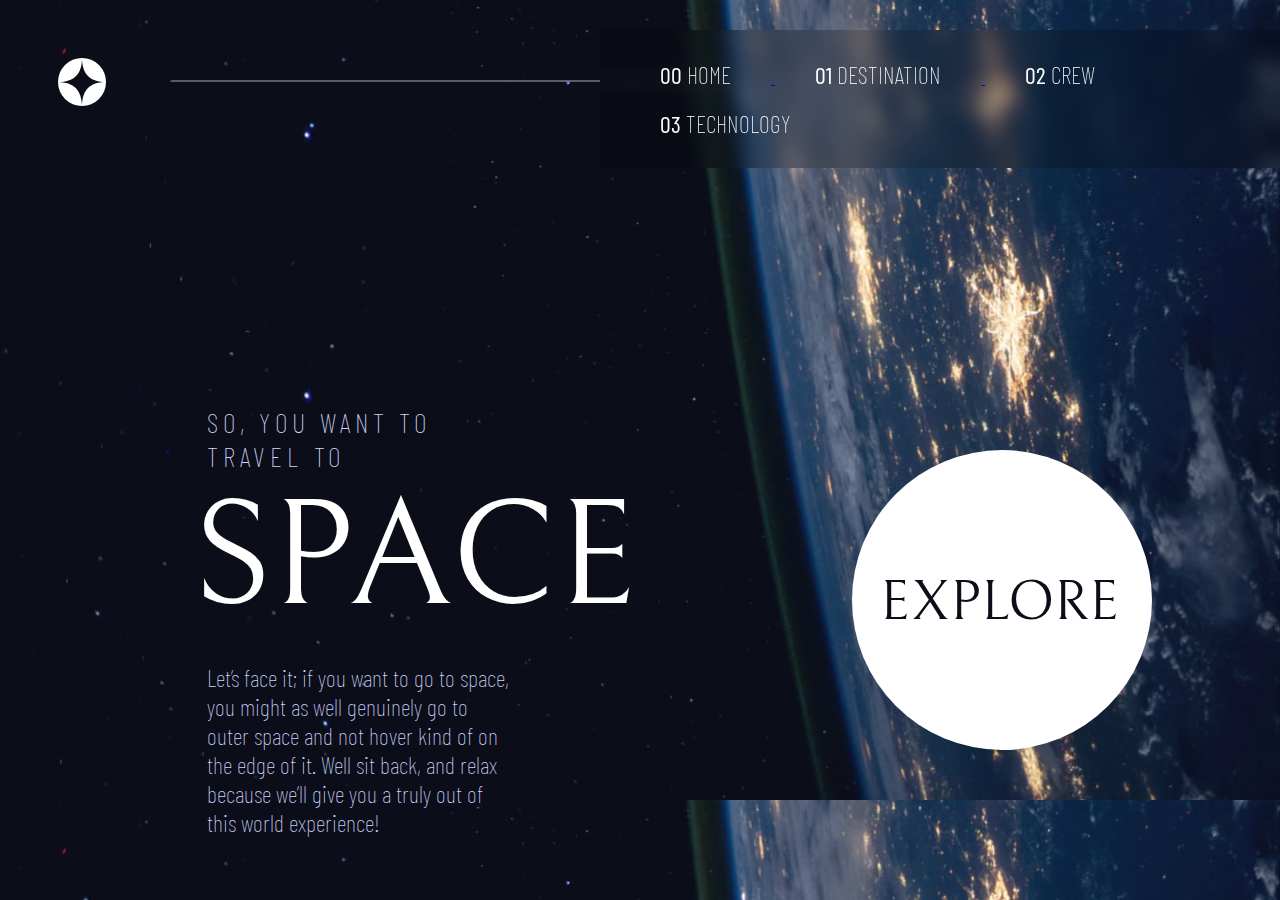
<file: index.html>
<!DOCTYPE html>
<html lang="en">

<head>
  <meta charset="UTF-8">
  <meta name="viewport" content="width=device-width, initial-scale=1.0">
  <link rel="icon" type="image/png" sizes="32x32" href="./assets/favicon-32x32.png">
  
  <link rel="stylesheet" href="style.css">

  <link rel="preconnect" href="https://fonts.googleapis.com">
  <link rel="preconnect" href="https://fonts.gstatic.com" crossorigin>
  <link href="https://fonts.googleapis.com/css2?family=Barlow+Condensed&family=Bellefair&display=swap" rel="stylesheet">

  <title>Frontend Mentor | Space tourism website</title>
</head>

<body>
  <div class="top">
    <img src="assets/shared/logo.svg" alt="">
    <hr>
    <div>
      <a href="index.html">
        <p><strong>00</strong> Home</p>
      </a>
      <a href="destination-moon.html">
        <p><strong>01</strong> Destination</p>
      </a>
      <a href="crew-commander.html">
        <p><strong>02</strong> Crew</p>
      </a>
      <a href="technology-vehicle.html">
        <p><strong>03</strong> Technology</p>
      </a>

    </div>
  </div>

  <div class="space">

    <h5>So, you want to travel to</h5>

    <h1>SPACE</h1>
    <br>
    <p>Let’s face it; if you want to go to space, you might as well genuinely go to
      outer space and not hover kind of on the edge of it. Well sit back, and relax
      because we’ll give you a truly out of this world experience!</p>
  </div>

  <div class="explore">
    <a href="destination-moon.html"><h3>Explore</h3></a>
    
  </div>

</body>

</html>
</file>
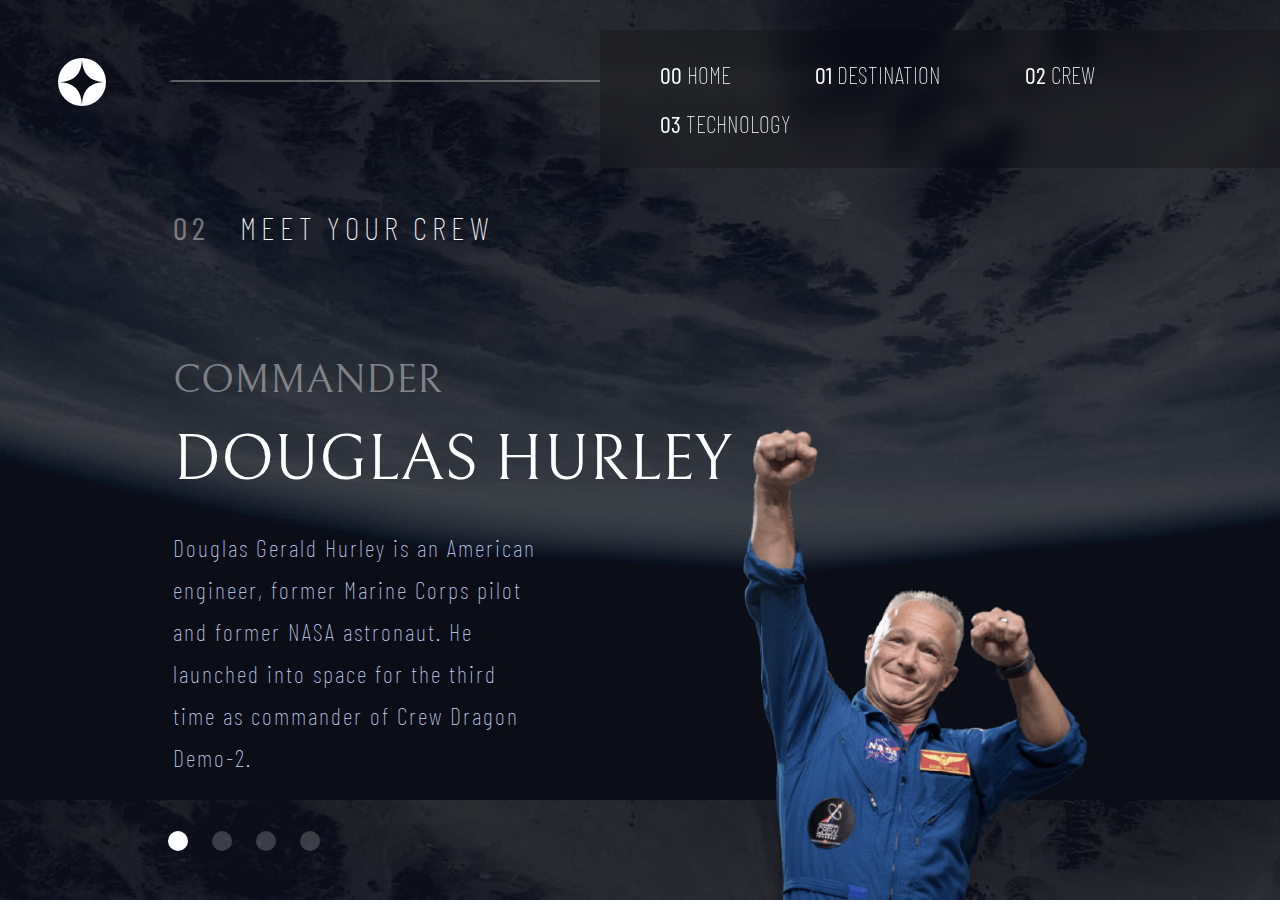
<file: crew-commander.html>
<!DOCTYPE html>
<html lang="en">

<head>
  <meta charset="UTF-8">
  <meta name="viewport" content="width=device-width, initial-scale=1.0">

  <link rel="icon" type="image/png" sizes="32x32" href="./assets/favicon-32x32.png">

  <title>Frontend Mentor | Space tourism website</title>

  <link rel="stylesheet" href="style-crew.css">
  <link rel="preconnect" href="https://fonts.googleapis.com">
  <link rel="preconnect" href="https://fonts.gstatic.com" crossorigin>
  <link href="https://fonts.googleapis.com/css2?family=Barlow+Condensed&family=Bellefair&display=swap" rel="stylesheet">

</head>

<body>
  <div class="top">
    <a href="index.html"><img src="assets/shared/logo.svg" alt="logo"></a>
    <hr>
    <div>
      <a href="index.html">
        <p><strong>00</strong> Home</p>
      </a>
      <a href="destination-moon.html">
        <p><strong>01</strong> Destination</p>
      </a>
      <a href="crew-commander.html">
        <p><strong>02</strong> Crew</p>
      </a>
      <a href="technology-vehicle.html">
        <p><strong>03</strong> Technology</p>
      </a>
    </div>
  </div>

  <div class="info">
    <h5><span><strong>02</strong></span> Meet your crew</h5>

    <div>
      <h3>Commander</h3>
      <h2>Douglas Hurley</h2>
      <p>Douglas Gerald Hurley is an American engineer, former Marine Corps pilot
        and former NASA astronaut. He launched into space for the third time as
        commander of Crew Dragon Demo-2.</p>

      <div class="circle">
        <a href="crew-commander.html"><div class="active"></div></a>
        <a href="crew-specialist.html"><div class="not-active"></div></a>
        <a href="crew-pilot.html"><div class="not-active"></div></a>
        <a href="crew-engineer.html"><div class="not-active"></div></a>
      </div>
    </div>
  </div>

  <img class="crew" src="assets/crew/image-douglas-hurley.png" alt="douglas-hurley.png">

</body>
</html>
</file>
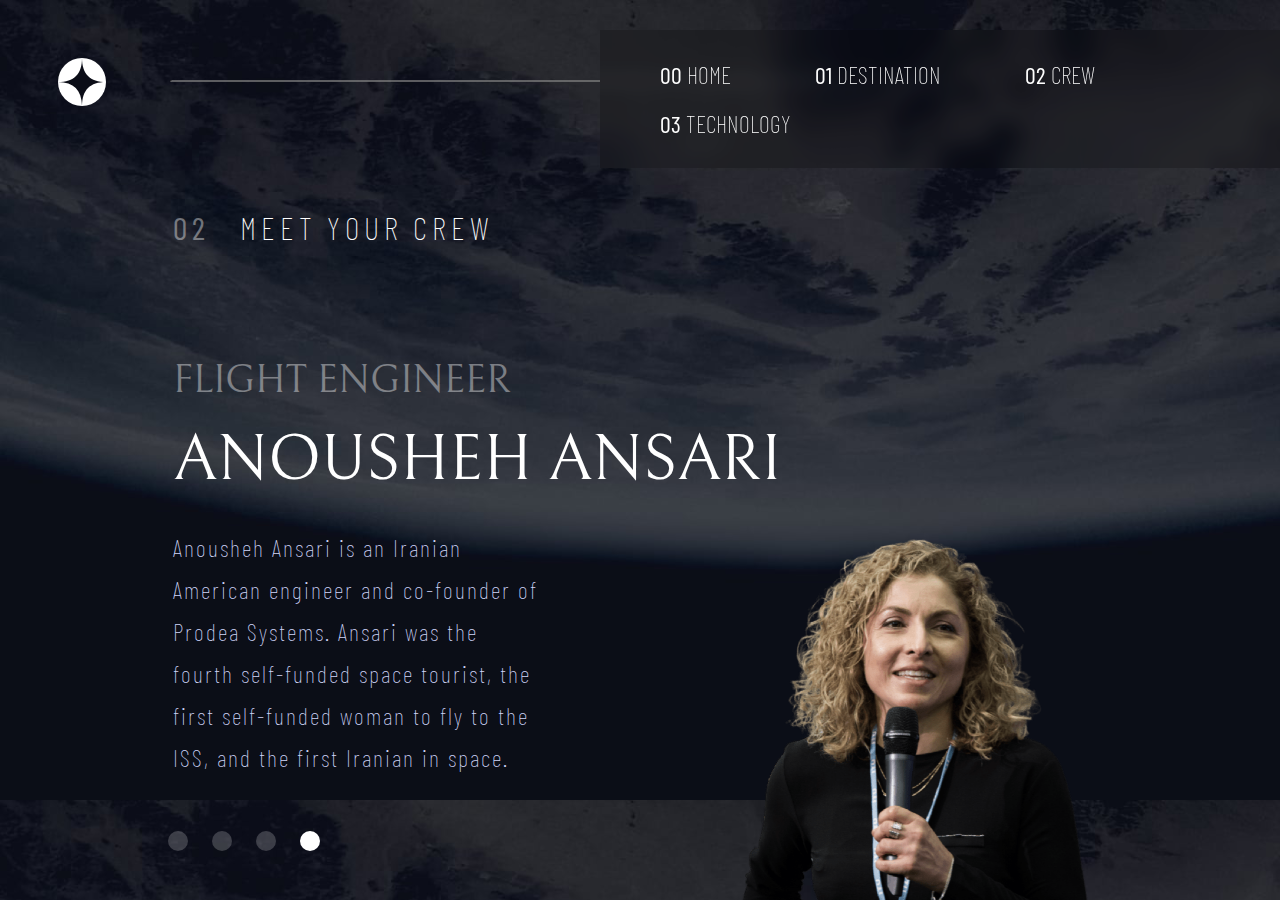
<file: crew-engineer.html>
<!DOCTYPE html>
<html lang="en">

<head>
  <meta charset="UTF-8">
  <meta name="viewport" content="width=device-width, initial-scale=1.0">

  <link rel="icon" type="image/png" sizes="32x32" href="./assets/favicon-32x32.png">
  
  <title>Frontend Mentor | Space tourism website</title>

  <link rel="stylesheet" href="style-crew.css">
  <link rel="preconnect" href="https://fonts.googleapis.com">
  <link rel="preconnect" href="https://fonts.gstatic.com" crossorigin>
  <link href="https://fonts.googleapis.com/css2?family=Barlow+Condensed&family=Bellefair&display=swap" rel="stylesheet">

</head>
<body>
  <div class="top">
    <a href="index.html"><img src="assets/shared/logo.svg" alt="logo"></a>
    <hr>
    <div>
      <a href="index.html">
        <p><strong>00</strong> Home</p>
      </a>
      <a href="destination-moon.html">
        <p><strong>01</strong> Destination</p>
      </a>
      <a href="crew-commander.html">
        <p><strong>02</strong> Crew</p>
      </a>
      <a href="technology-vehicle.html">
        <p><strong>03</strong> Technology</p>
      </a>
    </div>
  </div>

  <div class="info">
    <h5><span><strong>02</strong></span> Meet your crew</h5>

    <div>
      <h3>Flight Engineer</h3>
      <h2>Anousheh Ansari</h2>
      <p>Anousheh Ansari is an Iranian American engineer and co-founder of Prodea Systems. 
        Ansari was the fourth self-funded space tourist, the first self-funded woman to 
        fly to the ISS, and the first Iranian in space.</p>

      <div class="circle">
        <a href="crew-commander.html"><div class="not-active"></div></a>
        <a href="crew-specialist.html"><div class="not-active"></div></a>
        <a href="crew-pilot.html"><div class="not-active"></div></a>
        <a href="crew-engineer.html"><div class="active"></div></a>
      </div>
    </div>
  </div>

  <img class="crew" src="assets/crew/image-anousheh-ansari.png" alt="anousheh-ansari.png">
</body>
</html>
</file>
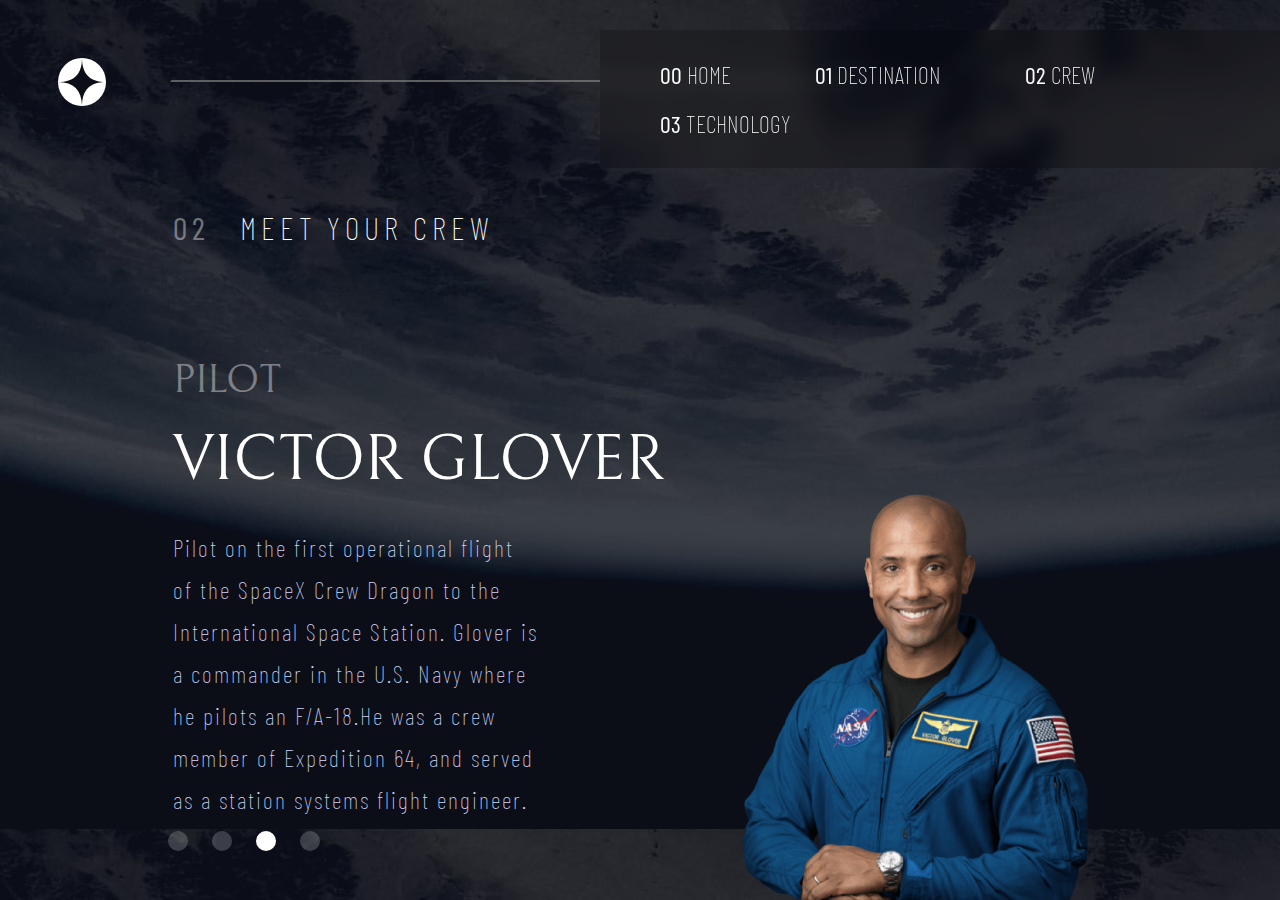
<file: crew-pilot.html>
<!DOCTYPE html>
<html lang="en">

<head>
  <meta charset="UTF-8">
  <meta name="viewport" content="width=device-width, initial-scale=1.0">

  <link rel="icon" type="image/png" sizes="32x32" href="./assets/favicon-32x32.png">
  
  <title>Frontend Mentor | Space tourism website</title>

  <link rel="stylesheet" href="style-crew.css">
  <link rel="preconnect" href="https://fonts.googleapis.com">
  <link rel="preconnect" href="https://fonts.gstatic.com" crossorigin>
  <link href="https://fonts.googleapis.com/css2?family=Barlow+Condensed&family=Bellefair&display=swap" rel="stylesheet">

</head>
<body>
  <div class="top">
    <a href="index.html"><img src="assets/shared/logo.svg" alt="logo"></a>
    <hr>
    <div>
      <a href="index.html">
        <p><strong>00</strong> Home</p>
      </a>
      <a href="destination-moon.html">
        <p><strong>01</strong> Destination</p>
      </a>
      <a href="crew-commander.html">
        <p><strong>02</strong> Crew</p>
      </a>
      <a href="technology-vehicle.html">
        <p><strong>03</strong> Technology</p>
      </a>
    </div>
  </div>

  <div class="info">
    <h5><span><strong>02</strong></span> Meet your crew</h5>

    <div>
      <h3>Pilot</h3>
      <h2>Victor Glover</h2>
      <p>Pilot on the first operational flight of the SpaceX Crew Dragon to the 
        International Space Station. Glover is a commander in the U.S. Navy where 
        he pilots an F/A-18.He was a crew member of Expedition 64, and served as a 
        station systems flight engineer.</p>

      <div class="circle">
        <a href="crew-commander.html"><div class="not-active"></div></a>
        <a href="crew-specialist.html"><div class="not-active"></div></a>
        <a href="crew-pilot.html"><div class="active"></div></a>
        <a href="crew-engineer.html"><div class="not-active"></div></a>
      </div>
    </div>
  </div>

  <img class="crew" src="assets/crew/image-victor-glover.png" alt="victor-glover.png">
</body>
</html>
</file>
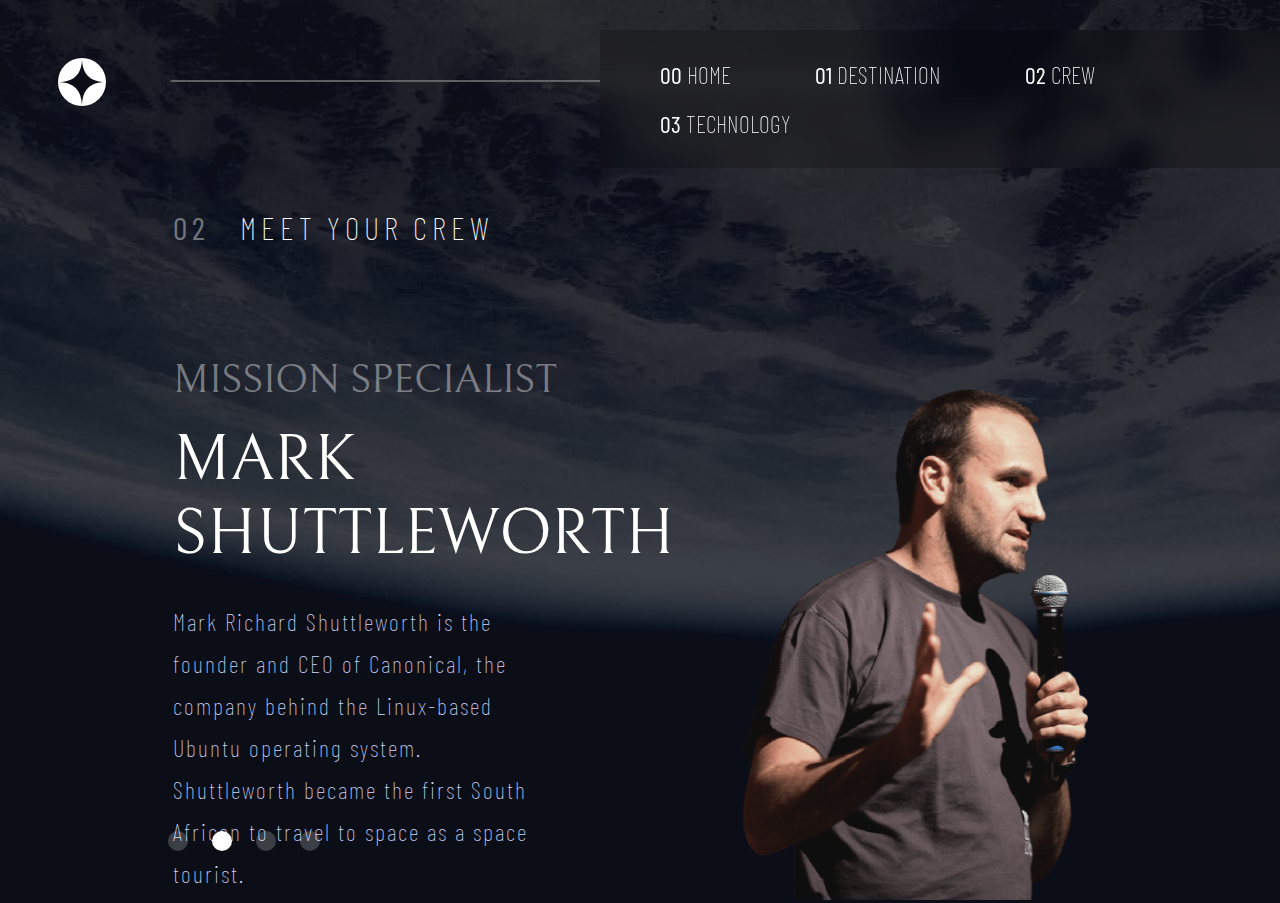
<file: crew-specialist.html>
<!DOCTYPE html>
<html lang="en">

<head>
  <meta charset="UTF-8">
  <meta name="viewport" content="width=device-width, initial-scale=1.0">

  <link rel="icon" type="image/png" sizes="32x32" href="./assets/favicon-32x32.png">
  
  <title>Frontend Mentor | Space tourism website</title>

  <link rel="stylesheet" href="style-crew.css">
  <link rel="preconnect" href="https://fonts.googleapis.com">
  <link rel="preconnect" href="https://fonts.gstatic.com" crossorigin>
  <link href="https://fonts.googleapis.com/css2?family=Barlow+Condensed&family=Bellefair&display=swap" rel="stylesheet">

</head>
<body>
  <div class="top">
    <a href="index.html"><img src="assets/shared/logo.svg" alt="logo"></a>
    <hr>
    <div>
      <a href="index.html">
        <p><strong>00</strong> Home</p>
      </a>
      <a href="destination-moon.html">
        <p><strong>01</strong> Destination</p>
      </a>
      <a href="crew-commander.html">
        <p><strong>02</strong> Crew</p>
      </a>
      <a href="technology-vehicle.html">
        <p><strong>03</strong> Technology</p>
      </a>
    </div>
  </div>

  <div class="info">
    <h5><span><strong>02</strong></span> Meet your crew</h5>

    <div>
      <h3>Mission Specialist</h3>
      <h2>Mark Shuttleworth</h2>
      <p>Mark Richard Shuttleworth is the founder and CEO of Canonical, the company behind 
        the Linux-based Ubuntu operating system. Shuttleworth became the first South 
        African to travel to space as a space tourist.</p>

      <div class="circle">
        <a href="crew-commander.html"><div class="not-active"></div></a>
        <a href="crew-specialist.html"><div class="active"></div></a>
        <a href="crew-pilot.html"><div class="not-active"></div></a>
        <a href="crew-engineer.html"><div class="not-active"></div></a>
      </div>
    </div>
  </div>

  <img class="crew" src="assets/crew/image-mark-shuttleworth.png" alt="mark-shuttleworth.png">

</body>
</html>
</file>
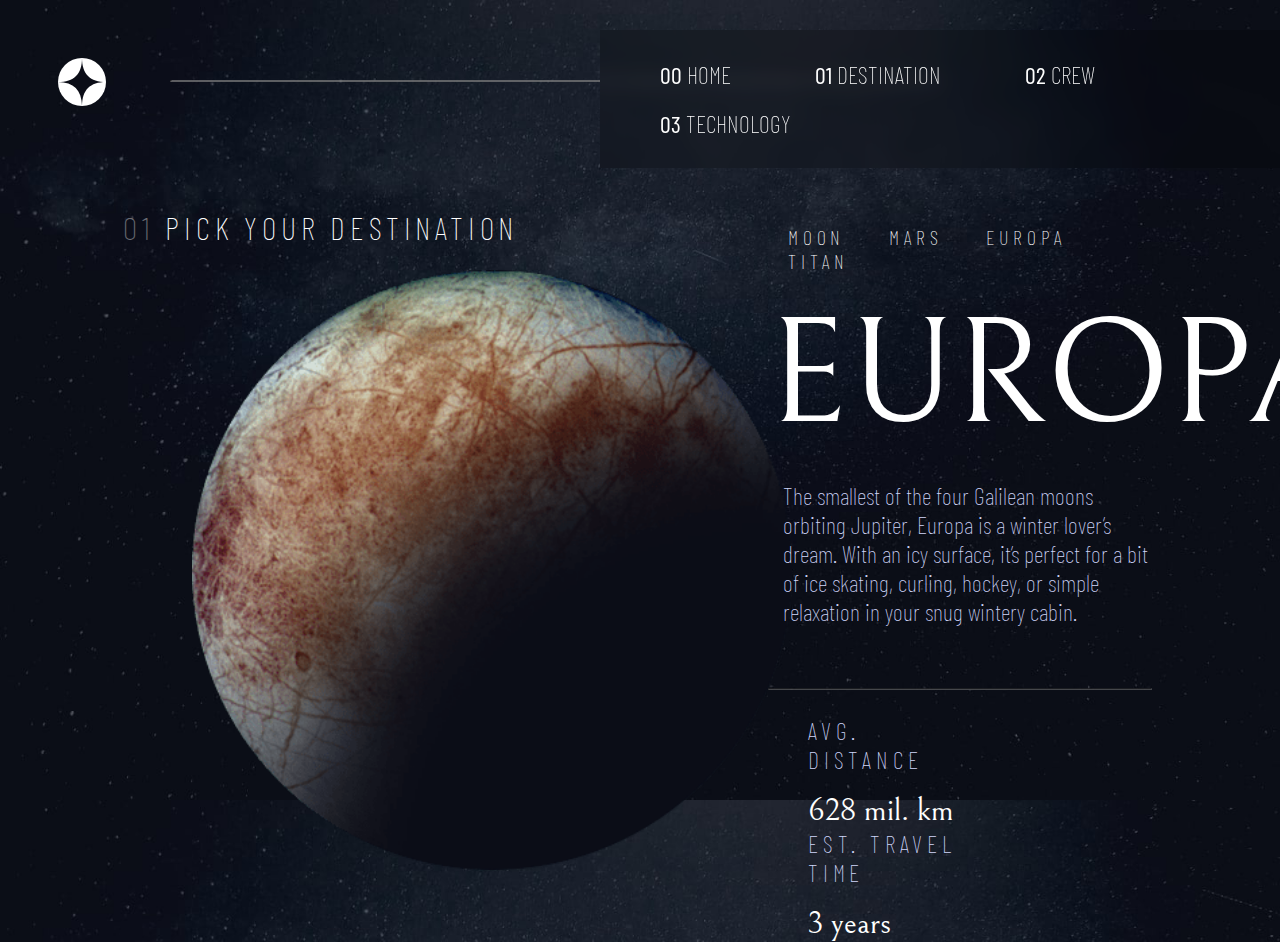
<file: destination-europa.html>
<!DOCTYPE html>
<html lang="en">
<head>
  <meta charset="UTF-8">
  <meta name="viewport" content="width=device-width, initial-scale=1.0">

  <link rel="icon" type="image/png" sizes="32x32" href="./assets/favicon-32x32.png">
  
  <title>Frontend Mentor | Space tourism website</title>

  <link rel="stylesheet" href="style-dest.css">
  <link rel="preconnect" href="https://fonts.googleapis.com">
  <link rel="preconnect" href="https://fonts.gstatic.com" crossorigin>
  <link href="https://fonts.googleapis.com/css2?family=Barlow+Condensed&family=Bellefair&display=swap" rel="stylesheet">

</head>
<body>
  <div class="top">
    <a href="index.html"><img src="assets/shared/logo.svg" alt=""></a>
    <hr>
    <div>
      <a href="index.html"><p><strong>00</strong> Home</p></a>
      <a href="destination-moon.html"><p><strong>01</strong> Destination</p></a>
      <a href="crew-commander.html"><p><strong>02</strong> Crew</p></a>
      <a href="technology-vehicle.html"><p><strong>03</strong> Technology</p></a>
    </div>
  </div>

  <div class="head"></div>

<div class="heading">
  <h5><span>01</span>  Pick your destination</h5>
  <img src="assets/destination/image-europa.png" alt="europa.png">
</div>
  
  <div class="planet">
    <a href="destination-moon.html"><h5>Moon</h5></a>
    <a href="destination-mars.html"><h5>Mars</h5></a>
    <a href="destination-europa.html"><h5>Europa</h5></a>
    <a href="destination-titan.html"><h5>Titan</h5></a>
    <br><br>
    <h1>Europa</h1>
    <br>
   <p>The smallest of the four Galilean moons orbiting Jupiter, Europa is a 
    winter lover’s dream. With an icy surface, it’s perfect for a bit of 
    ice skating, curling, hockey, or simple relaxation in your snug 
    wintery cabin.</p>
    <br><br><br>
    <hr>
    <br>
    <div>
      <div class="avg">
        <h5>Avg. distance</h5>
        <br><br>
        <h4>628 mil. km</h4>
      </div>
      <div class="avg">
        <h5>Est. travel time</h5>
        <br><br>
        <h4>3 years</h4>
      </div>
    </div>
</div>
</body>
</html>
</file>
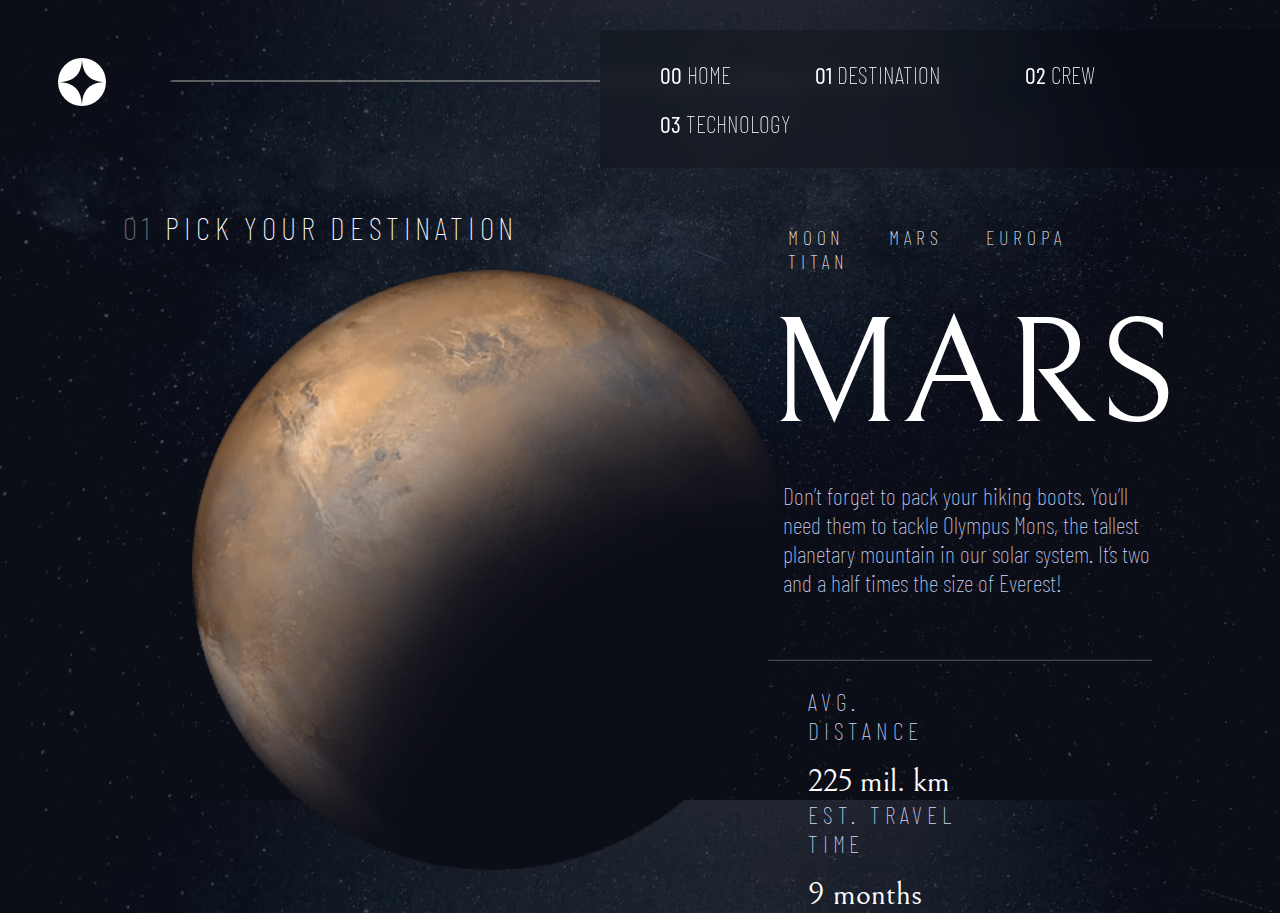
<file: destination-mars.html>
<!DOCTYPE html>
<html lang="en">
<head>
  <meta charset="UTF-8">
  <meta name="viewport" content="width=device-width, initial-scale=1.0">

  <link rel="icon" type="image/png" sizes="32x32" href="./assets/favicon-32x32.png">
  
  <title>Frontend Mentor | Space tourism website</title>

  <link rel="stylesheet" href="style-dest.css">
  <link rel="preconnect" href="https://fonts.googleapis.com">
  <link rel="preconnect" href="https://fonts.gstatic.com" crossorigin>
  <link href="https://fonts.googleapis.com/css2?family=Barlow+Condensed&family=Bellefair&display=swap" rel="stylesheet">

</head>

<body>
  <div class="top">
    <a href="index.html"><img src="assets/shared/logo.svg" alt=""></a>
    <hr>
    <div>
      <a href="index.html"><p><strong>00</strong> Home</p></a>
      <a href="destination-moon.html"><p><strong>01</strong> Destination</p></a>
      <a href="crew-commander.html"><p><strong>02</strong> Crew</p></a>
      <a href="technology-vehicle.html"><p><strong>03</strong> Technology</p></a>
    </div>
  </div>

  <div class="head"></div>

<div class="heading">
  <h5><span>01</span>  Pick your destination</h5>
  <img src="assets/destination/image-mars.png" alt="mars.png">
</div>
  
  <div class="planet">
    <a href="destination-moon.html"><h5>Moon</h5></a>
    <a href="destination-mars.html"><h5>Mars</h5></a>
    <a href="destination-europa.html"><h5>Europa</h5></a>
    <a href="destination-titan.html"><h5>Titan</h5></a>
    <br><br>
    <h1>Mars</h1>
    <br>
   <p>Don’t forget to pack your hiking boots. You’ll need them to tackle Olympus Mons, 
    the tallest planetary mountain in our solar system. It’s two and a half times 
    the size of Everest!</p>
    <br><br><br>
    <hr>
    <br>
    <div>
      <div class="avg">
        <h5>Avg. distance</h5>
        <br><br>
        <h4>225 mil. km</h4>
      </div>
      <div class="avg">
        <h5>Est. travel time</h5>
        <br><br>
        <h4>9 months</h4>
      </div>
    </div>
</div>
</body>
</html>
</file>
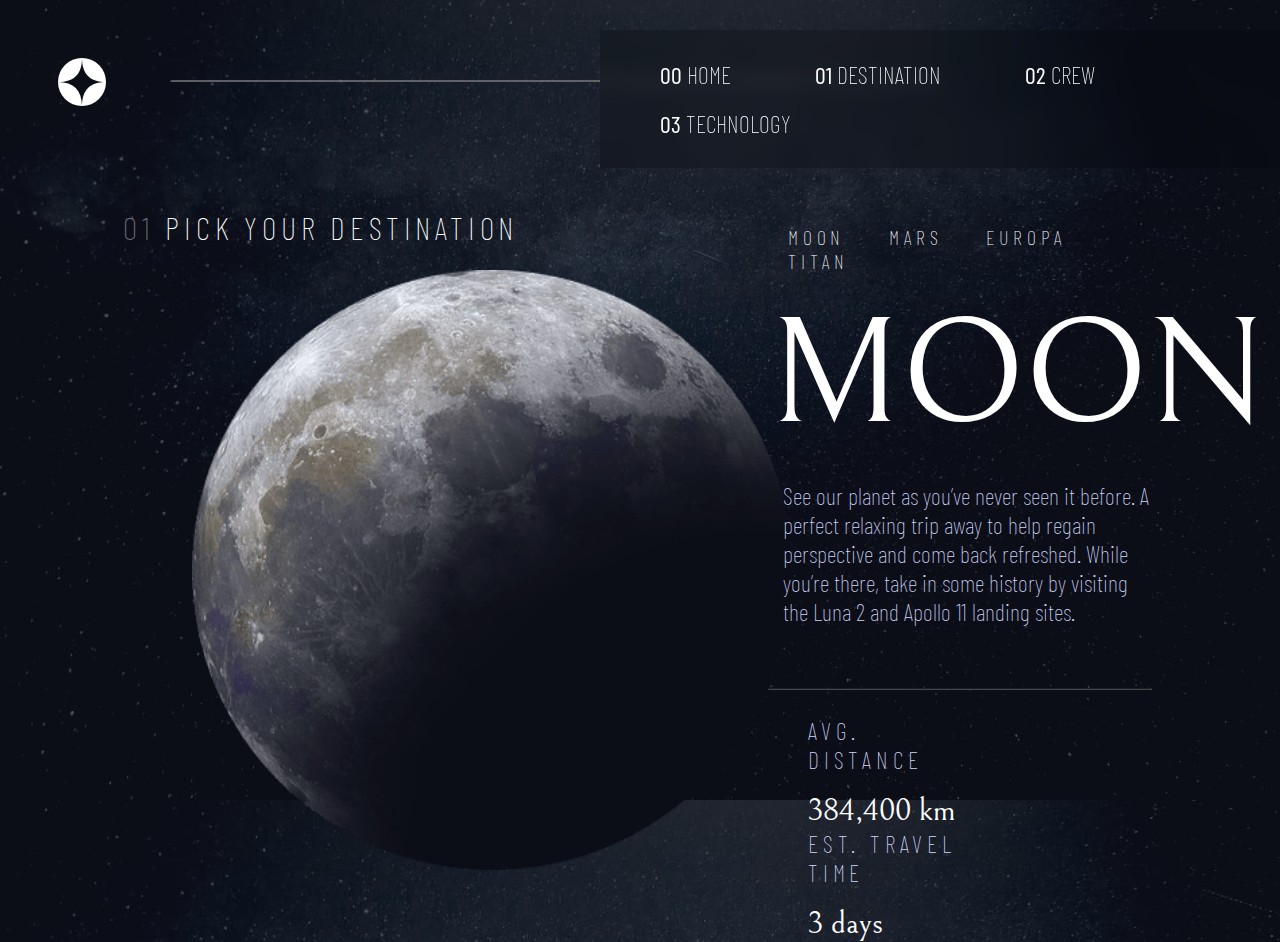
<file: destination-moon.html>
<!DOCTYPE html>
<html lang="en">
<head>
  <meta charset="UTF-8">
  <meta name="viewport" content="width=device-width, initial-scale=1.0">

  <link rel="icon" type="image/png" sizes="32x32" href="./assets/favicon-32x32.png">

  <title>Frontend Mentor | Space tourism website</title>

  <link rel="stylesheet" href="style-dest.css">
  <link rel="preconnect" href="https://fonts.googleapis.com">
  <link rel="preconnect" href="https://fonts.gstatic.com" crossorigin>
  <link href="https://fonts.googleapis.com/css2?family=Barlow+Condensed&family=Bellefair&display=swap" rel="stylesheet">

</head>

<body>
  <div class="top">
    <a href="index.html"><img src="assets/shared/logo.svg" alt=""></a>
    <hr>
    <div>
      <a href="index.html"><p><strong>00</strong> Home</p></a>
      <a href="destination-moon.html"><p><strong>01</strong> Destination</p></a>
      <a href="crew-commander.html"><p><strong>02</strong> Crew</p></a>
      <a href="technology-vehicle.html"><p><strong>03</strong> Technology</p></a>
    </div>
  </div>

<div class="heading">
  <h5><span>01</span>  Pick your destination</h5>
  <img src="assets/destination/image-moon.png" alt="moon.png">
</div>
  
  <div class="planet">
    <a href="destination-moon.html"><h5>Moon</h5></a>
    <a href="destination-mars.html"><h5>Mars</h5></a>
    <a href="destination-europa.html"><h5>Europa</h5></a>
    <a href="destination-titan.html"><h5>Titan</h5></a>
    <br><br>
    <h1>Moon</h1>
    <br>
   <p>See our planet as you’ve never seen it before. A perfect relaxing trip away to help 
    regain perspective and come back refreshed. While you’re there, take in some history 
    by visiting the Luna 2 and Apollo 11 landing sites.</p>
    <br><br><br>
    <hr>
    <br>
    <div>
      <div class="avg">
        <h5>Avg. distance</h5>
        <br><br>
        <h4>384,400 km</h4>
      </div>
      <div class="avg">
        <h5>Est. travel time</h5>
        <br><br>
        <h4>3 days</h4>
      </div>
    </div>
</div>
</body>
</html>
</file>
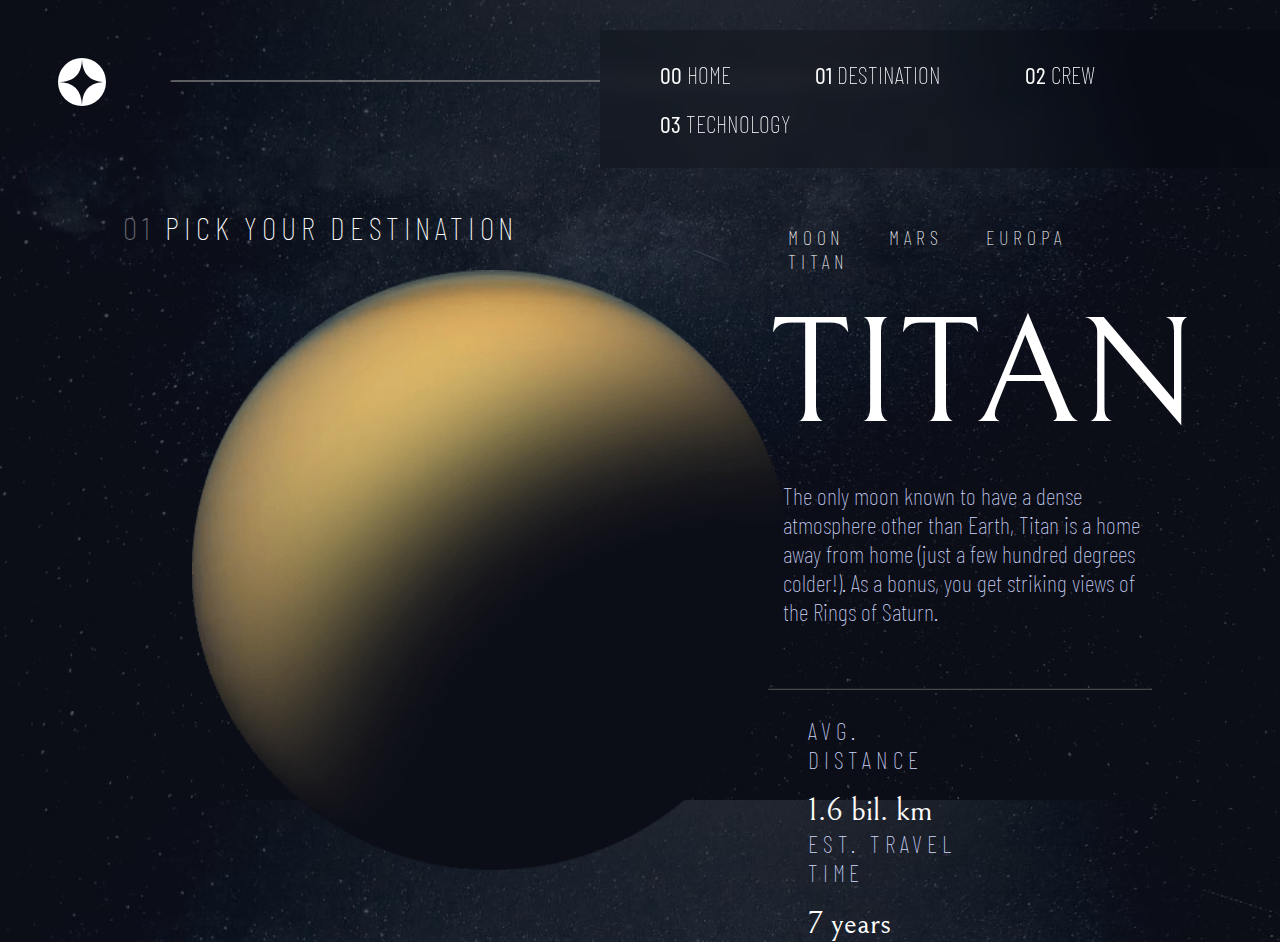
<file: destination-titan.html>
<!DOCTYPE html>
<html lang="en">
<head>
  <meta charset="UTF-8">
  <meta name="viewport" content="width=device-width, initial-scale=1.0">

  <link rel="icon" type="image/png" sizes="32x32" href="./assets/favicon-32x32.png">
  
  <title>Frontend Mentor | Space tourism website</title>

  <link rel="stylesheet" href="style-dest.css">
  <link rel="preconnect" href="https://fonts.googleapis.com">
  <link rel="preconnect" href="https://fonts.gstatic.com" crossorigin>
  <link href="https://fonts.googleapis.com/css2?family=Barlow+Condensed&family=Bellefair&display=swap" rel="stylesheet">

</head>

<body>
  <div class="top">
    <a href="index.html"><img src="assets/shared/logo.svg" alt=""></a>
    <hr>
    <div>
      <a href="index.html"><p><strong>00</strong> Home</p></a>
      <a href="destination-moon.html"><p><strong>01</strong> Destination</p></a>
      <a href="crew-commander.html"><p><strong>02</strong> Crew</p></a>
      <a href="technology-vehicle.html"><p><strong>03</strong> Technology</p></a>
    </div>
  </div>

  <div class="head"></div>

<div class="heading">
  <h5><span>01</span>  Pick your destination</h5>
  <img src="assets/destination/image-titan.png" alt="titan.png">
</div>
  
  <div class="planet">
    <a href="destination-moon.html"><h5>Moon</h5></a>
    <a href="destination-mars.html"><h5>Mars</h5></a>
    <a href="destination-europa.html"><h5>Europa</h5></a>
    <a href="destination-titan.html"><h5>Titan</h5></a>
    <br><br>
    <h1>Titan</h1>
    <br>
   <p>The only moon known to have a dense atmosphere other than Earth, Titan 
    is a home away from home (just a few hundred degrees colder!). As a 
    bonus, you get striking views of the Rings of Saturn.</p>
    <br><br><br>
    <hr>
    <br>
    <div>
      <div class="avg">
        <h5>Avg. distance</h5>
        <br><br>
        <h4>1.6 bil. km</h4>
      </div>
      <div class="avg">
        <h5>Est. travel time</h5>
        <br><br>
        <h4>7 years</h4>
      </div>
    </div>
</div>
</body>
</html>
</file>
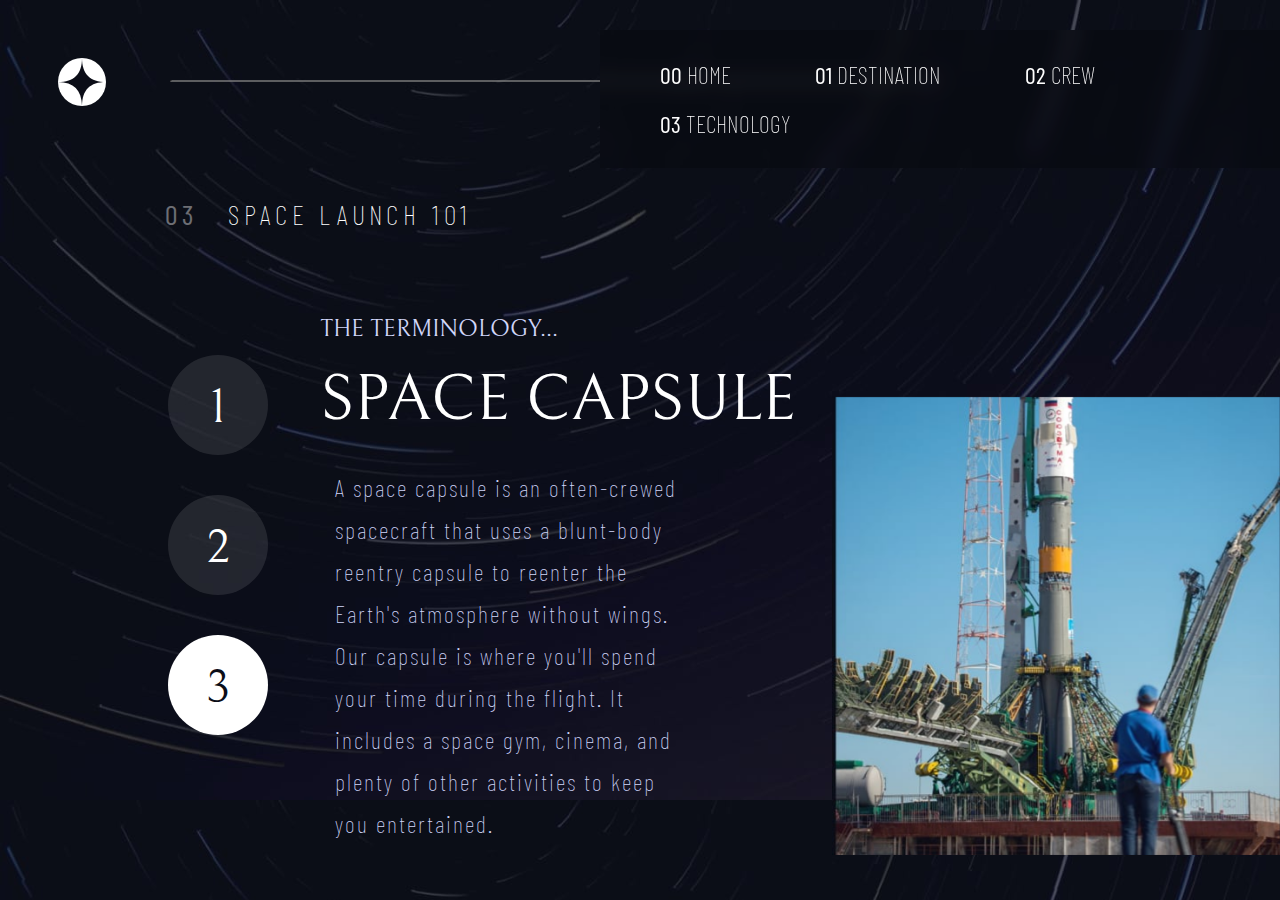
<file: technology-capsule.html>
<!DOCTYPE html>
<html lang="en">
<head>
  <meta charset="UTF-8">
  <meta name="viewport" content="width=device-width, initial-scale=1.0">

  <link rel="icon" type="image/png" sizes="32x32" href="./assets/favicon-32x32.png">
  
  <title>Frontend Mentor | Space tourism website</title>
  
  <link rel="stylesheet" href="style-tech.css">
  <link rel="preconnect" href="https://fonts.googleapis.com">
  <link rel="preconnect" href="https://fonts.gstatic.com" crossorigin>
  <link href="https://fonts.googleapis.com/css2?family=Barlow+Condensed&family=Bellefair&display=swap" rel="stylesheet">

</head>
<body>

  <div class="top">
    <a href="index.html"><img src="assets/shared/logo.svg" alt="logo"></a>
    <hr>
    <div>
      <a href="index.html">
        <p><strong>00</strong> Home</p>
      </a>
      <a href="destination-moon.html">
        <p><strong>01</strong> Destination</p>
      </a>
      <a href="crew-commander.html">
        <p><strong>02</strong> Crew</p>
      </a>
      <a href="technology-vehicle.html">
        <p><strong>03</strong> Technology</p>
      </a>
    </div>
  </div>



  <h5><span><strong>03</strong></span> Space launch 101</h5>


  <div class="info">
    <div>
      <div class="circle">
        <a class="not-active" href="technology-vehicle.html"><div ><h3>1</h3></div></a>
        <a class="not-active" href="technology-spaceport.html"><div ><h3>2</h3></div></a>
        <a class="active" href="technology-capsule.html"><div ><h3>3</h3></div></a>
      </div>
      <div class="text">
        <h3>The terminology...</h3>
        <h2>Space capsule</h2>
        <p> A space capsule is an often-crewed spacecraft that uses a blunt-body reentry 
          capsule to reenter the Earth's atmosphere without wings. Our capsule is where 
          you'll spend your time during the flight. It includes a space gym, cinema, 
          and plenty of other activities to keep you entertained.</p>
      </div>
    <div>
     
      </div>
    </div>
    
    </div>
  </div>

  <img class="tech" src="assets/technology/image-spaceport-portrait.jpg" alt="spaceport.png">  

</body>
</html>
</file>
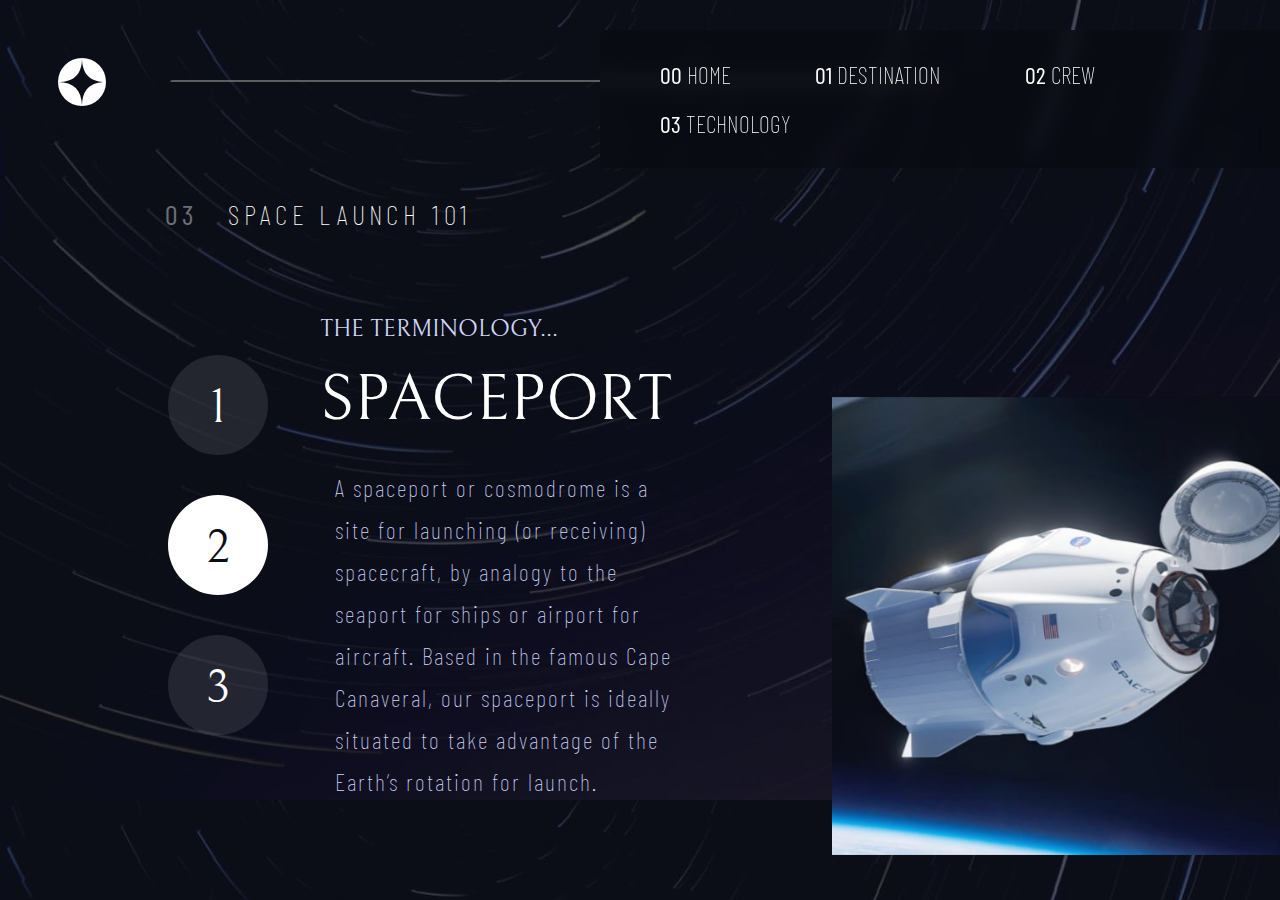
<file: technology-spaceport.html>
<!DOCTYPE html>
<html lang="en">
<head>
  <meta charset="UTF-8">
  <meta name="viewport" content="width=device-width, initial-scale=1.0">

  <link rel="icon" type="image/png" sizes="32x32" href="./assets/favicon-32x32.png">
  
  <title>Frontend Mentor | Space tourism website</title>
  
  <link rel="stylesheet" href="style-tech.css">
  <link rel="preconnect" href="https://fonts.googleapis.com">
  <link rel="preconnect" href="https://fonts.gstatic.com" crossorigin>
  <link href="https://fonts.googleapis.com/css2?family=Barlow+Condensed&family=Bellefair&display=swap" rel="stylesheet">

</head>

<body>
  <div class="top">
    <a href="index.html"><img src="assets/shared/logo.svg" alt="logo"></a>
    <hr>
    <div>
      <a href="index.html">
        <p><strong>00</strong> Home</p>
      </a>
      <a href="destination-moon.html">
        <p><strong>01</strong> Destination</p>
      </a>
      <a href="crew-commander.html">
        <p><strong>02</strong> Crew</p>
      </a>
      <a href="technology-vehicle.html">
        <p><strong>03</strong> Technology</p>
      </a>
    </div>
  </div>



  <h5><span><strong>03</strong></span> Space launch 101</h5>


  <div class="info">
    <div>
      <div class="circle">
        <a class="not-active" href="technology-vehicle.html"><div ><h3>1</h3></div></a>
        <a class="active" href="technology-spaceport.html"><div ><h3>2</h3></div></a>
        <a class="not-active" href="technology-capsule.html"><div ><h3>3</h3></div></a>
      </div>
      <div class="text">
        <h3>The terminology...</h3>
        <h2>Spaceport</h2>
        <p> A spaceport or cosmodrome is a site for launching (or receiving) spacecraft, 
          by analogy to the seaport for ships or airport for aircraft. Based in the 
          famous Cape Canaveral, our spaceport is ideally situated to take advantage 
          of the Earth’s rotation for launch.</p>
      </div>
    <div>
     
      </div>
    </div>
    
    </div>
  </div>

  <img class="tech" src="assets/technology/image-space-capsule-portrait.jpg" alt="space-capsule.png">

</body>
</html>
</file>
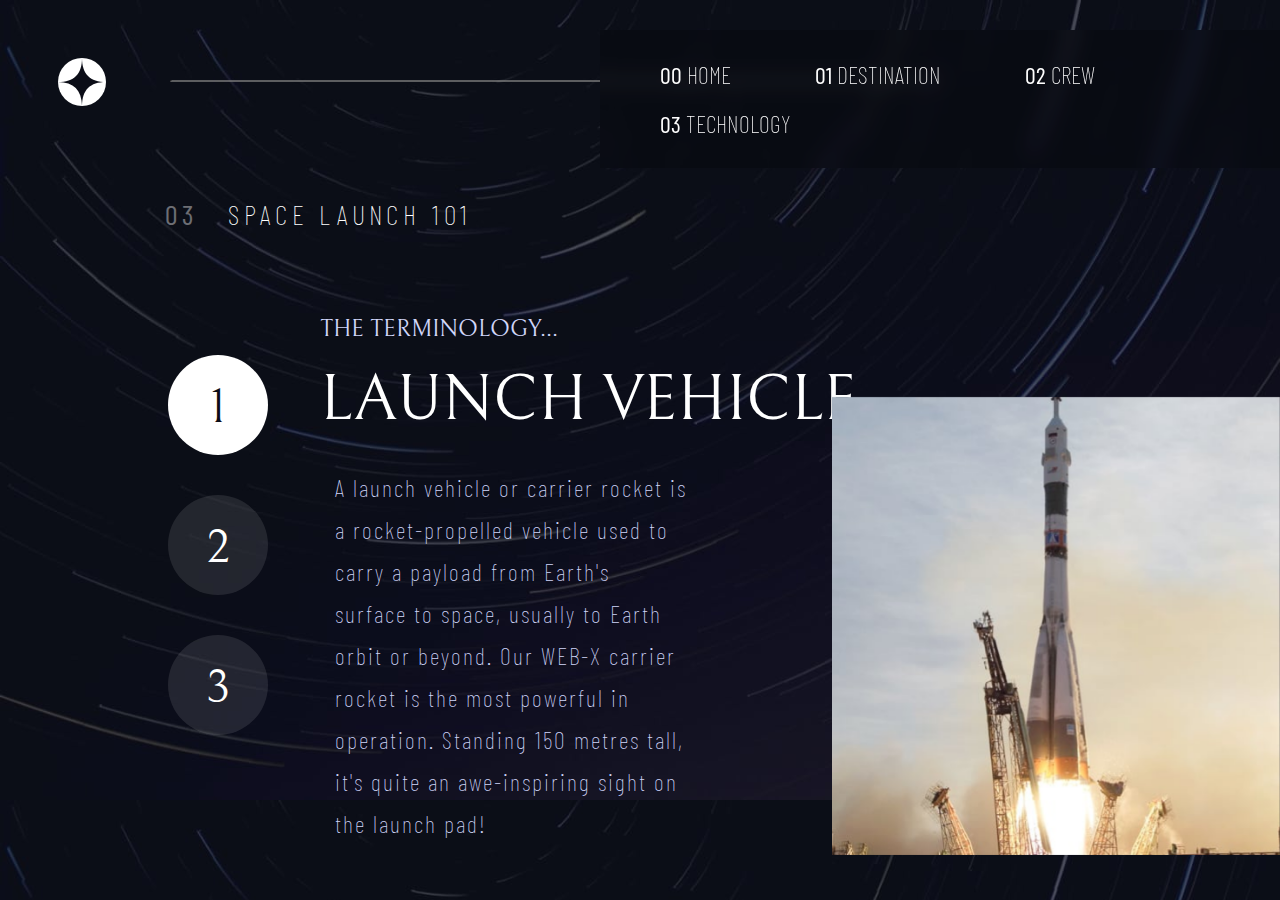
<file: technology-vehicle.html>
<!DOCTYPE html>
<html lang="en">
<head>
  <meta charset="UTF-8">
  <meta name="viewport" content="width=device-width, initial-scale=1.0">

  <link rel="icon" type="image/png" sizes="32x32" href="./assets/favicon-32x32.png">
  
  <title>Frontend Mentor | Space tourism website</title>

  <link rel="stylesheet" href="style-tech.css">
  <link rel="preconnect" href="https://fonts.googleapis.com">
  <link rel="preconnect" href="https://fonts.gstatic.com" crossorigin>
  <link href="https://fonts.googleapis.com/css2?family=Barlow+Condensed&family=Bellefair&display=swap" rel="stylesheet">

</head>
<body>

  <div class="top">
    <a href="index.html"><img src="assets/shared/logo.svg" alt="logo"></a>
    <hr>
    <div>
      <a href="index.html">
        <p><strong>00</strong> Home</p>
      </a>
      <a href="destination-moon.html">
        <p><strong>01</strong> Destination</p>
      </a>
      <a href="crew-commander.html">
        <p><strong>02</strong> Crew</p>
      </a>
      <a href="technology-vehicle.html">
        <p><strong>03</strong> Technology</p>
      </a>
    </div>
  </div>



  <h5><span><strong>03</strong></span> Space launch 101</h5>


  <div class="info">
    <div>
      <div class="circle">
        <a class="active" href="technology-vehicle.html"><div ><h3>1</h3></div></a>
        <a class="not-active" href="technology-spaceport.html"><div ><h3>2</h3></div></a>
        <a class="not-active" href="technology-capsule.html"><div ><h3>3</h3></div></a>
      </div>
      <div class="text">
        <h3>The terminology...</h3>
        <h2>Launch vehicle</h2>
        <p> A launch vehicle or carrier rocket is a rocket-propelled vehicle used to carry a 
  payload from Earth's surface to space, usually to Earth orbit or beyond. Our 
  WEB-X carrier rocket is the most powerful in operation. Standing 150 metres tall, 
  it's quite an awe-inspiring sight on the launch pad!</p>
      </div>
    <div>
     
      </div>
    </div>
    
    </div>
  </div>

  <img class="tech" src="assets/technology/image-launch-vehicle-portrait.jpg" alt="launch-vehicle.png">

</body>
</html>
</file>
<file: style.css>
body {
  background: url('assets/home/background-home-desktop.jpg') #0b0d17;
  background-size: cover;
}

hr {}

h1 {
  font-family: 'Bellefair', serif;
  font-size: 937.5%;
  font-weight: 100;
  color: #ffffff;
  margin: 0;
  margin-block-start: 0;
  margin-block-end: 0;
}

h2 {
  font-family: 'Bellefair', serif;
  font-size: 625%;
  font-weight: 100;
  color: #ffffff;
  margin: 0;
}

h3 {
  font-family: 'Bellefair', serif;
  font-size: 350%;
  font-weight: 100;
  margin: 0;
  color: #ffffff;
  text-transform: uppercase;
}

h4 {
  font-family: 'Bellefair', serif;
  font-size: 200%;
  font-weight: 100;
  color: #ffffff;
  margin: 0;
}

h5 {
  font-family: 'Barlow Condensed', sans-serif;
  font-weight: lighter;
  font-size: 175%;
  text-transform: uppercase;
  letter-spacing: 0.3rem;
  word-spacing: 100%;
  color: #d0d6f9;
  margin: 0;
  padding-left: 15px;
}

p {
  font-family: 'Barlow Condensed', sans-serif;
  font-size: 150%;
  font-weight: 100;
  color: #d0d6f9;
  margin: 0;
  padding-left: 15px;
}

div {
  backdrop-filter: blur(5000%);
}

.top {
  display: inline-block;
  width: 100%;
  height: 200px;
}

.top img {
  margin: 50px;
}

.top hr {
  border-top: none;
  border-width: 2px;
  border-color: gray;
  opacity: 70%;
  width: 60%;
  margin: 20px;
  position: absolute;
  top: 60px;
  left: 150px;
}

.top div {
  display: inline;
  background: rgba(0, 0, 0, 0.2);
  backdrop-filter: blur(10px);
  position: absolute;
  top: 30px;
  right: 0;
  width: 50%;
  padding: 20px;
}

.top div p {
  color: #ffffff;
  text-transform: uppercase;
  display: inline-block;
  margin: 0;
  padding: 10px 40px;
}

.nav {
  font-family: 'Barlow Condensed', sans-serif;
  font-size: 150%;
  display: inline-block;
  margin: 5px 20px;
}

.home {
  backdrop-filter: blur(1000%);
  position: absolute;
  top: 50px;
  right: 0;
  height: 40px;
  width: 40%;
}

.space {
  background-color: transparent;
  backdrop-filter: none;
  position: absolute;
  top: 45%;
  left: 15%;
  width: 25%;
}

.explore {
  background-color: #ffffff;
  height: 300px;
  width: 300px;
  border-radius: 100%;
  position: absolute;
  right: 10%;
  top: 50%;
}

.explore h3 {
  color: #0b0d17;
  position: absolute;
  top: 40%;
  right: 11%;
}
</file>
<file: style-crew.css>
body {
  background-color: #0b0d17;
  background-image: url(assets/crew/background-crew-desktop.jpg);
  background-size: cover;
}

hr {}

h1 {
  font-family: 'Bellefair', serif;
  font-size: 937.5%;
  font-weight: 100;
  text-transform: uppercase;
  color: #ffffff;
  margin: 0;
  margin-block-start: 0;
  margin-block-end: 0;
}

h2 {
  font-family: 'Bellefair', serif;
  font-size: 625%;
  font-weight: 100;
  color: #ffffff;
  margin: 0;
}

h3 {
  font-family: 'Bellefair', serif;
  font-size: 350%;
  font-weight: 100;
  margin: 0;
  color: #ffffff;
  text-transform: uppercase;
}

h4 {
  font-family: 'Bellefair', serif;
  font-size: 200%;
  font-weight: 100;
  color: #ffffff;
  margin: 0;
}

h5 {
  font-family: 'Barlow Condensed', sans-serif;
  font-weight: 100;
  font-size: 175%;
  text-transform: uppercase;
  letter-spacing: 0.3rem;
  word-spacing: 100%;
  color: #ffffff;
  margin: 0;
  padding-left: 15px;
}

p {
  font-family: 'Barlow Condensed', sans-serif;
  font-size: 150%;
  font-weight: 100;
  color: #d0d6f9;
  margin: 0;
  padding-left: 15px;
}

div {
  backdrop-filter: blur(5000%);
}

span {
  margin-right: 20px;
  opacity: 40%;
}
a{
    text-decoration: none;
}
img {}

.top {
  display: inline-block;
  width: 100%;
  height: 200px;
}

.top img {
  margin: 50px;
}

.top hr {
  border-top: none;
  border-width: 2px;
  border-color: gray;
  opacity: 70%;
  width: 60%;
  margin: 20px;
  position: absolute;
  top: 60px;
  left: 150px;
}

.top div {
  display: inline;
  background: rgba(0, 0, 0, 0.2);
  backdrop-filter: blur(10px);
  position: absolute;
  top: 30px;
  right: 0;
  width: 50%;
  padding: 20px;
}

.top div p {
  color: #ffffff;
  text-transform: uppercase;
  display: inline-block;
  padding: 10px 40px;
}


.info {
  margin-left: 150px;
}

.info h5 {
  font-size: 200%;
}

.info h3 {
  margin-left: 15px;
  font-size: 250%;
  text-transform: uppercase;
  opacity: 40%;
}

.info h2 {
  margin: 20px 15px 30px 0;
  margin-left: 15px;
  font-size: 400%;
  text-transform: uppercase;
}

.info p {
  line-height: 1.75;
  letter-spacing: 2px;
  width: 55%;
}

.info div {
  margin-top: 10%;
  width: 60%;
}

.circle {
  display: inline;
  width: 35%;
  position: absolute;
  bottom: 5%;
}

.circle div {
  margin: 100px 10px 0 10px;
  display: inline-block;
  background-color: #ffffff;
  height: 20px;
  width: 20px;
  border-radius: 100%;
}

.active {
  opacity: 100%;
}

.not-active {
  opacity: 20%;
}
.not-active:hover {
    opacity: 40%;
  }
  
.crew {
  position: fixed;
  bottom: 0;
  right: 15%;
  width: 27%;
}
</file>
<file: style-dest.css>
body {
  background-color: #0b0d17;
  background-image: url(assets/destination/background-destination-desktop.jpg);
  background-size: cover;
}

hr {}

h1 {
  font-family: 'Bellefair', serif;
  font-size: 937.5%;
  font-weight: 100;
  text-transform: uppercase;
  color: #ffffff;
  margin: 0;
  margin-block-start: 0;
  margin-block-end: 0;
}

h2 {
  font-family: 'Bellefair', serif;
  font-size: 625%;
  font-weight: 100;
  color: #ffffff;
  margin: 0;
}

h3 {
  font-family: 'Bellefair', serif;
  font-size: 350%;
  font-weight: 100;
  margin: 0;
  color: #ffffff;
  text-transform: uppercase;
}

h4 {
  font-family: 'Bellefair', serif;
  font-size: 200%;
  font-weight: 100;
  color: #ffffff;
  margin: 0;
}

h5 {
  font-family: 'Barlow Condensed', sans-serif;
  font-weight: 100;
  font-size: 175%;
  text-transform: uppercase;
  letter-spacing: 0.3rem;
  word-spacing: 100%;
  color: #ffffff;
  margin: 0;
  padding-left: 15px;
}

p {
  font-family: 'Barlow Condensed', sans-serif;
  font-size: 150%;
  font-weight: 100;
  color: #d0d6f9;
  margin: 0;
  padding-left: 15px;
}

div {
  backdrop-filter: blur(5000%);
}

span {
  opacity: 40%;
}

img {}

.top {
  display: inline-block;
  width: 100%;
  height: 200px;
}

.top img {
  margin: 50px;
}

.top hr {
  border-top: none;
  border-width: 2px;
  border-color: gray;
  opacity: 70%;
  width: 60%;
  margin: 20px;
  position: absolute;
  top: 60px;
  left: 150px;
}

.top div {
  display: inline;
  background: rgba(0, 0, 0, 0.2);
  backdrop-filter: blur(10px);
  position: absolute;
  top: 30px;
  right: 0;
  width: 50%;
  padding: 20px;
}

.top div p {
  color: #ffffff;
  text-transform: uppercase;
  display: inline-block;
  padding: 10px 40px;
}

.heading {
  margin-left: 100px;
}

.heading h5 {
  font-size: 200%;
}

.heading img {
  position: absolute;
  top: 30%;
  left: 15%;
  height: 600px;
  width: 600px;
}

.planet {
  width: 30%;
  position: absolute;
  top: 25%;
  right: 10%;
}

.planet a {
  text-decoration: none;
}

.planet h5 {
  margin: 0;
  padding: 20px;
  font-size: 125%;
  display: inline;
}

.planet hr {
  border-color: gray;
  opacity: 50%;
}

.planet div {
  margin-left: 20px;
}

.avg {
  display: inline-block;
  font-weight: 100;
  width: 45%;
}

.avg h5 {
  padding: 0;
  font-size: 150%;
  color: #d0d6f9;
}
</file>
<file: style-tech.css>
body {
    background-color: #0b0d17;
    background-image: url(assets/technology/background-technology-desktop.jpg);
    background-size: cover;
  }
  
  hr {}
  
  h1 {
    font-family: 'Bellefair', serif;
    font-size: 937.5%;
    font-weight: 100;
    text-transform: uppercase;
    color: #ffffff;
    margin: 0;
    margin-block-start: 0;
    margin-block-end: 0;
  }
  
  h2 {
    font-family: 'Bellefair', serif;
    font-size: 625%;
    font-weight: 100;
    color: #ffffff;
    margin: 0;
  }
  
  h3 {
    font-family: 'Bellefair', serif;
    font-size: 350%;
    font-weight: 100;
    margin: 0;
    color: #ffffff;
    text-transform: uppercase;
  }
  
  h4 {
    font-family: 'Bellefair', serif;
    font-size: 200%;
    font-weight: 100;
    color: #ffffff;
    margin: 0;
  }
  
  h5 {
    font-family: 'Barlow Condensed', sans-serif;
    font-weight: 100;
    font-size: 175%;
    text-transform: uppercase;
    letter-spacing: 0.3rem;
    word-spacing: 100%;
    color: #ffffff;
    
    padding-left: 15px;

    position: absolute;
    top: 150px;
    left: 150px;
  }
  
  p {
    font-family: 'Barlow Condensed', sans-serif;
    font-size: 150%;
    font-weight: 100;
    color: #d0d6f9;
    margin: 0;
    padding-left: 15px;
  }
  
  div {
    backdrop-filter: blur(5000%);
  }
  
  span {
    margin-right: 20px;
    opacity: 40%;
  }
  a{
      text-decoration: none;
  }
  img {}
  
  .top {
    display: inline-block;
    width: 100%;
    height: 200px;
  }
  
  .top img {
    margin: 50px;
  }
  
  .top hr {
    border-top: none;
    border-width: 2px;
    border-color: gray;
    opacity: 70%;
    width: 60%;
    margin: 20px;
    position: absolute;
    top: 60px;
    left: 150px;
  }
  
  .top div {
    display: inline;
    background: rgba(0, 0, 0, 0.2);
    backdrop-filter: blur(10px);
    position: absolute;
    top: 30px;
    right: 0;
    width: 50%;
    padding: 20px;
  }
  
  .top div p {
    color: #ffffff;
    text-transform: uppercase;
    display: inline-block;
    padding: 10px 40px;
  }
  



  
  .info {
    
  }
  .info a{
    display: block;
  }
  
  .info h5 {
    font-size: 200%;
  }
  
  .info h3 {
    color: #d0d6f9;
    font-size: 150%;
    text-transform: uppercase;
    opacity: 100%;
  }
  
  .info h2 {
    margin: 20px 15px 30px 0;
    
    font-size: 400%;
    text-transform: uppercase;
  }
  
  .info p {
    line-height: 1.75;
    letter-spacing: 2px;
    
    width: 55%;
  }
  
 

  .circle{
    display: inline-block;
    
    height: 100px;
    width: 15%;

    position: absolute;
    top: 35%;
    left: 10%;
  }
  .circle a{
    
    height: 100px;
    width: 100px;
    margin: 40px;
    border-radius: 100%;

  }
  .circle a div h3{
    padding-top: 25px;
    font-size: 300%;
    
    opacity: 100%;
    text-decoration: none;
    text-align: center;
  }
  .active {
    background-color: #ffffff;
    opacity: 100%;
  }
  .active div h3{
    color: #0b0d17;
  }
  .not-active {
    background: rgba(255, 255, 255, 0.1); 
  }
  .not-active div h3{
    color: #ffffff;
  }


  .not-active:hover {
    background: rgba(255, 255, 255, 0.8);   
  }
  .not-active div h3:hover{
    color: #0b0d17;
  }
    



  .text{
    display: inline-block;
    height: 100px;
    width: 50%;

    position: absolute;
    top: 35%;
    left: 25%;
  }




  .tech{
    position: fixed;
    bottom: 5%;
    right: 0;
    width: 35%;
  }
</file>
